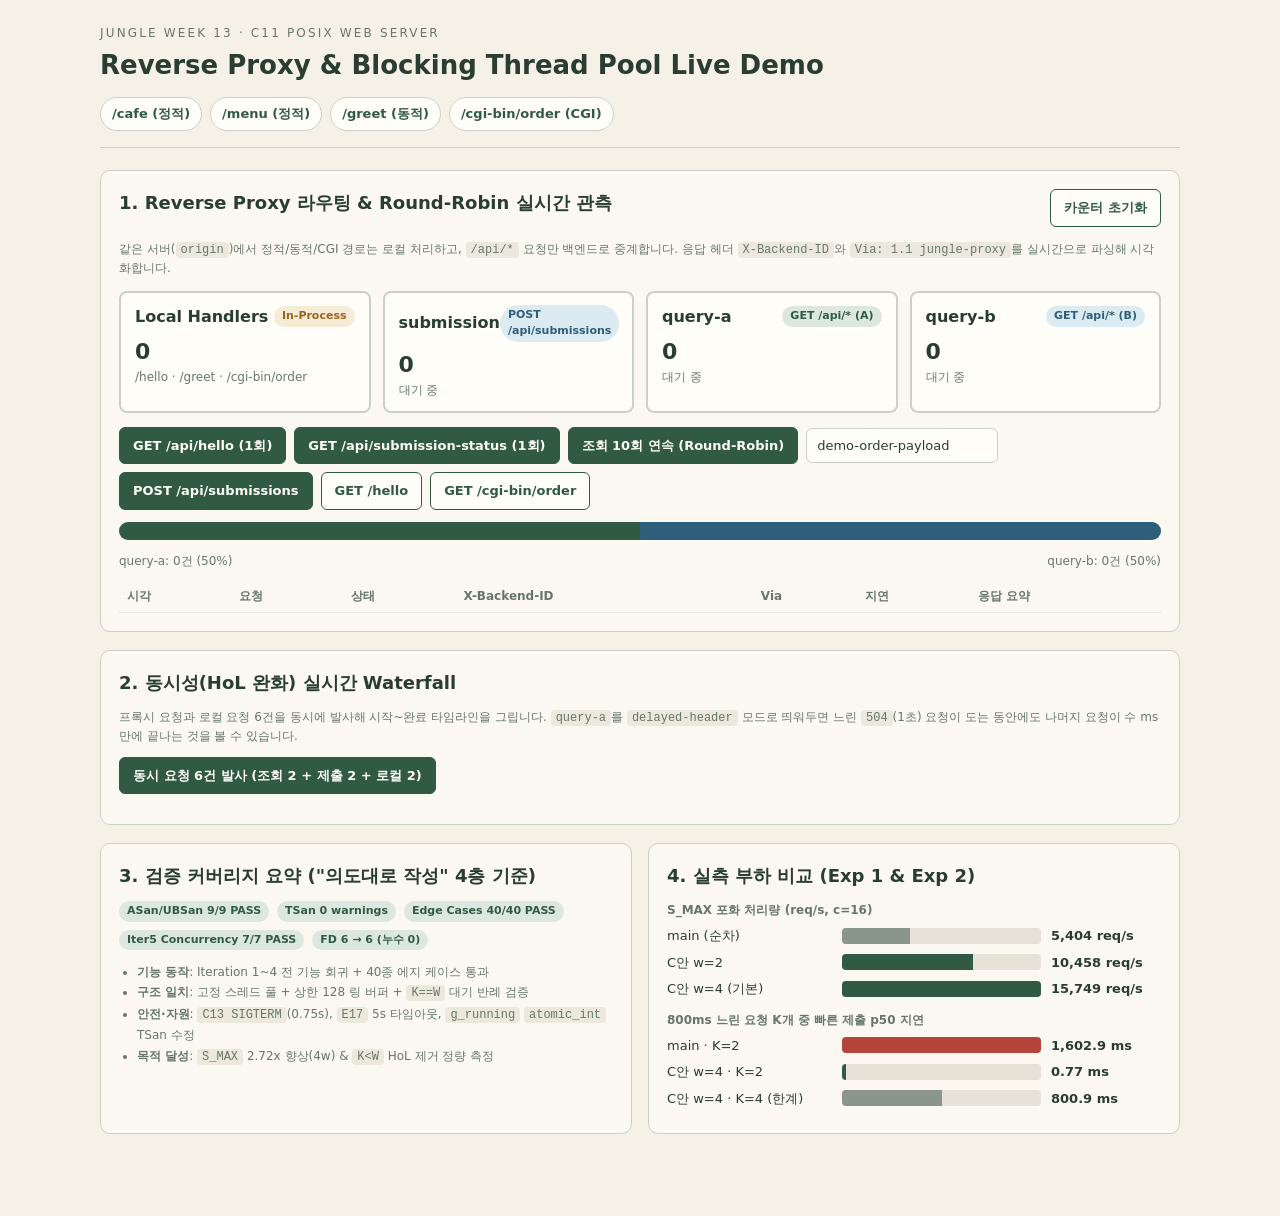
<file: public/assets/demo.html>
<!doctype html>
<html lang="ko">
<head>
  <meta charset="utf-8">
  <meta name="viewport" content="width=device-width, initial-scale=1">
  <title>C Web Server · Reverse Proxy &amp; Thread Pool Live Demo</title>
  <style>
    :root {
      color-scheme: light;
      --bg: #f5f1e7;
      --surface: #fbf8f1;
      --surface-alt: #fffdf8;
      --ink: #293d30;
      --muted: #66776a;
      --accent: #315a42;
      --accent-soft: #dce8df;
      --blue: #2d5f7a;
      --blue-soft: #dceaf2;
      --amber: #9b641e;
      --amber-soft: #f6ebd7;
      --danger: #b5453b;
      --danger-soft: #fbeae8;
      --border: #c9d1c7;
    }
    * { box-sizing: border-box; }
    body {
      margin: 0;
      background: var(--bg);
      color: var(--ink);
      font-family: system-ui, -apple-system, "Segoe UI", sans-serif;
      line-height: 1.5;
    }
    .wrap {
      max-width: 1120px;
      margin: 0 auto;
      padding: 24px 20px 48px;
    }
    header {
      display: flex;
      flex-wrap: wrap;
      justify-content: space-between;
      align-items: flex-end;
      gap: 12px;
      border-bottom: 1px solid var(--border);
      padding-bottom: 16px;
      margin-bottom: 22px;
    }
    .eyebrow {
      font-size: 12px;
      letter-spacing: 0.18em;
      color: var(--muted);
      text-transform: uppercase;
      margin: 0 0 4px;
    }
    h1 { margin: 0; font-size: 26px; }
    h2 { margin: 0 0 12px; font-size: 18px; }
    .nav-pills { display: flex; gap: 8px; flex-wrap: wrap; }
    .nav-pills a {
      text-decoration: none;
      font-size: 13px;
      padding: 6px 11px;
      border: 1px solid var(--border);
      border-radius: 999px;
      background: var(--surface-alt);
      color: var(--accent);
      font-weight: 600;
    }
    .grid-2 {
      display: grid;
      grid-template-columns: repeat(auto-fit, minmax(340px, 1fr));
      gap: 16px;
      margin-bottom: 18px;
    }
    .card {
      background: var(--surface);
      border: 1px solid var(--border);
      border-radius: 10px;
      padding: 18px;
      margin-bottom: 18px;
    }
    .nodes {
      display: grid;
      grid-template-columns: repeat(auto-fit, minmax(210px, 1fr));
      gap: 12px;
      margin: 14px 0;
    }
    .node {
      background: var(--surface-alt);
      border: 2px solid var(--border);
      border-radius: 8px;
      padding: 12px 14px;
      transition: transform 0.15s ease, border-color 0.2s ease, box-shadow 0.2s ease;
    }
    .node.pulse {
      transform: translateY(-2px);
      border-color: var(--accent);
      box-shadow: 0 4px 14px rgba(49, 90, 66, 0.18);
    }
    .node.pulse-err {
      border-color: var(--danger);
      box-shadow: 0 4px 14px rgba(181, 69, 59, 0.2);
    }
    .node-head {
      display: flex;
      justify-content: space-between;
      align-items: center;
      margin-bottom: 6px;
    }
    .badge {
      display: inline-block;
      font-size: 11px;
      font-weight: 700;
      padding: 2px 8px;
      border-radius: 999px;
      background: var(--accent-soft);
      color: var(--accent);
    }
    .badge.blue { background: var(--blue-soft); color: var(--blue); }
    .badge.amber { background: var(--amber-soft); color: var(--amber); }
    .badge.err { background: var(--danger-soft); color: var(--danger); }
    .stat-num { font-size: 22px; font-weight: 700; }
    .sub { font-size: 12px; color: var(--muted); }
    .controls {
      display: flex;
      flex-wrap: wrap;
      gap: 8px;
      align-items: center;
      margin: 12px 0;
    }
    button {
      font: inherit;
      font-size: 13px;
      font-weight: 600;
      padding: 8px 13px;
      border-radius: 6px;
      border: 1px solid var(--accent);
      background: var(--accent);
      color: #fffdf8;
      cursor: pointer;
    }
    button.secondary {
      background: var(--surface-alt);
      color: var(--accent);
    }
    button:disabled { opacity: 0.55; cursor: wait; }
    input[type="text"] {
      font: inherit;
      font-size: 13px;
      padding: 7px 10px;
      border: 1px solid var(--border);
      border-radius: 6px;
      background: var(--surface-alt);
      color: var(--ink);
      min-width: 170px;
    }
    .rr-bar-wrap {
      margin: 12px 0;
      background: #e5e8e1;
      border-radius: 999px;
      height: 18px;
      overflow: hidden;
      display: flex;
    }
    .rr-a { background: var(--accent); height: 100%; transition: width 0.2s; }
    .rr-b { background: var(--blue); height: 100%; transition: width 0.2s; }
    .rr-legend {
      display: flex;
      justify-content: space-between;
      font-size: 12px;
      color: var(--muted);
    }
    table {
      width: 100%;
      border-collapse: collapse;
      font-size: 13px;
      margin-top: 10px;
    }
    th, td {
      text-align: left;
      padding: 7px 8px;
      border-bottom: 1px solid #e2e6de;
    }
    th { color: var(--muted); font-weight: 600; font-size: 12px; }
    code {
      font-family: ui-monospace, SFMono-Regular, Menlo, monospace;
      font-size: 12px;
      background: #ece8dc;
      padding: 1px 5px;
      border-radius: 4px;
    }
    .gantt {
      display: flex;
      flex-direction: column;
      gap: 8px;
      margin-top: 12px;
    }
    .gantt-row {
      display: grid;
      grid-template-columns: 195px 1fr 90px;
      gap: 10px;
      align-items: center;
      font-size: 13px;
    }
    .gantt-track {
      position: relative;
      height: 22px;
      background: #ebe7dc;
      border-radius: 5px;
      overflow: hidden;
    }
    .gantt-bar {
      position: absolute;
      top: 3px;
      height: 16px;
      border-radius: 4px;
      background: var(--accent);
      min-width: 4px;
    }
    .gantt-bar.slow { background: var(--amber); }
    .gantt-bar.err { background: var(--danger); }
    .bench-row {
      display: grid;
      grid-template-columns: 165px 1fr 110px;
      gap: 10px;
      align-items: center;
      margin: 7px 0;
      font-size: 13px;
    }
    .bench-track {
      height: 16px;
      background: #e6e2d7;
      border-radius: 4px;
      overflow: hidden;
    }
    .bench-fill { height: 100%; background: var(--accent); }
    .bench-fill.base { background: #8a958c; }
    .bench-fill.warn { background: var(--danger); }
    .pill-strip { display: flex; flex-wrap: wrap; gap: 8px; margin-bottom: 12px; }
  </style>
</head>
<body>
  <div class="wrap">
    <header>
      <div>
        <p class="eyebrow">Jungle Week 13 · C11 POSIX Web Server</p>
        <h1>Reverse Proxy &amp; Blocking Thread Pool Live Demo</h1>
      </div>
      <nav class="nav-pills">
        <a href="/cafe" target="_blank">/cafe (정적)</a>
        <a href="/menu" target="_blank">/menu (정적)</a>
        <a href="/greet?name=Chan" target="_blank">/greet (동적)</a>
        <a href="/cgi-bin/order?item=latte&qty=2" target="_blank">/cgi-bin/order (CGI)</a>
      </nav>
    </header>

    <section class="card">
      <div style="display:flex;justify-content:space-between;align-items:center;flex-wrap:wrap;gap:8px;">
        <h2>1. Reverse Proxy 라우팅 &amp; Round-Robin 실시간 관측</h2>
        <button class="secondary" id="btn-reset">카운터 초기화</button>
      </div>
      <p class="sub">
        같은 서버(<code>origin</code>)에서 정적/동적/CGI 경로는 로컬 처리하고, <code>/api/*</code> 요청만 백엔드로 중계합니다.
        응답 헤더 <code>X-Backend-ID</code>와 <code>Via: 1.1 jungle-proxy</code>를 실시간으로 파싱해 시각화합니다.
      </p>

      <div class="nodes">
        <div class="node" id="node-local">
          <div class="node-head"><strong>Local Handlers</strong><span class="badge amber">In-Process</span></div>
          <div class="stat-num" id="cnt-local">0</div>
          <div class="sub" id="meta-local">/hello · /greet · /cgi-bin/order</div>
        </div>
        <div class="node" id="node-submission">
          <div class="node-head"><strong>submission</strong><span class="badge blue">POST /api/submissions</span></div>
          <div class="stat-num" id="cnt-submission">0</div>
          <div class="sub" id="meta-submission">대기 중</div>
        </div>
        <div class="node" id="node-query-a">
          <div class="node-head"><strong>query-a</strong><span class="badge">GET /api/* (A)</span></div>
          <div class="stat-num" id="cnt-query-a">0</div>
          <div class="sub" id="meta-query-a">대기 중</div>
        </div>
        <div class="node" id="node-query-b">
          <div class="node-head"><strong>query-b</strong><span class="badge blue">GET /api/* (B)</span></div>
          <div class="stat-num" id="cnt-query-b">0</div>
          <div class="sub" id="meta-query-b">대기 중</div>
        </div>
      </div>

      <div class="controls">
        <button id="btn-api-hello">GET /api/hello (1회)</button>
        <button id="btn-api-status">GET /api/submission-status (1회)</button>
        <button id="btn-rr-10">조회 10회 연속 (Round-Robin)</button>
        <input type="text" id="post-body" value="demo-order-payload" aria-label="제출 본문">
        <button id="btn-api-submit">POST /api/submissions</button>
        <button class="secondary" id="btn-local-hello">GET /hello</button>
        <button class="secondary" id="btn-local-cgi">GET /cgi-bin/order</button>
      </div>

      <div class="rr-bar-wrap" aria-label="Query A/B 비율">
        <div class="rr-a" id="rr-a" style="width:50%"></div>
        <div class="rr-b" id="rr-b" style="width:50%"></div>
      </div>
      <div class="rr-legend">
        <span id="rr-label-a">query-a: 0건 (50%)</span>
        <span id="rr-label-b">query-b: 0건 (50%)</span>
      </div>

      <table>
        <thead>
          <tr><th>시각</th><th>요청</th><th>상태</th><th>X-Backend-ID</th><th>Via</th><th>지연</th><th>응답 요약</th></tr>
        </thead>
        <tbody id="req-log"></tbody>
      </table>
    </section>

    <section class="card">
      <h2>2. 동시성(HoL 완화) 실시간 Waterfall</h2>
      <p class="sub">
        프록시 요청과 로컬 요청 6건을 동시에 발사해 시작~완료 타임라인을 그립니다.
        <code>query-a</code>를 <code>delayed-header</code> 모드로 띄워두면 느린 <code>504</code>(1초) 요청이 도는 동안에도 나머지 요청이 수 ms 만에 끝나는 것을 볼 수 있습니다.
      </p>
      <div class="controls">
        <button id="btn-hol">동시 요청 6건 발사 (조회 2 + 제출 2 + 로컬 2)</button>
        <span class="sub" id="hol-summary"></span>
      </div>
      <div class="gantt" id="gantt"></div>
    </section>

    <div class="grid-2">
      <section class="card">
        <h2>3. 검증 커버리지 요약 ("의도대로 작성" 4층 기준)</h2>
        <div class="pill-strip">
          <span class="badge">ASan/UBSan 9/9 PASS</span>
          <span class="badge">TSan 0 warnings</span>
          <span class="badge">Edge Cases 40/40 PASS</span>
          <span class="badge">Iter5 Concurrency 7/7 PASS</span>
          <span class="badge">FD 6 → 6 (누수 0)</span>
        </div>
        <ul class="sub" style="padding-left:18px;margin:0;line-height:1.7;">
          <li><strong>기능 동작</strong>: Iteration 1~4 전 기능 회귀 + 40종 에지 케이스 통과</li>
          <li><strong>구조 일치</strong>: 고정 스레드 풀 + 상한 128 링 버퍼 + <code>K==W</code> 대기 반례 검증</li>
          <li><strong>안전·자원</strong>: <code>C13 SIGTERM</code>(0.75s), <code>E17</code> 5s 타임아웃, <code>g_running</code> <code>atomic_int</code> TSan 수정</li>
          <li><strong>목적 달성</strong>: <code>S_MAX</code> 2.72x 향상(4w) &amp; <code>K&lt;W</code> HoL 제거 정량 측정</li>
        </ul>
      </section>

      <section class="card">
        <h2>4. 실측 부하 비교 (Exp 1 &amp; Exp 2)</h2>
        <div class="sub" style="margin-bottom:6px;"><strong>S_MAX 포화 처리량 (req/s, c=16)</strong></div>
        <div class="bench-row"><span>main (순차)</span><div class="bench-track"><div class="bench-fill base" style="width:34%"></div></div><strong>5,404 req/s</strong></div>
        <div class="bench-row"><span>C안 w=2</span><div class="bench-track"><div class="bench-fill" style="width:66%"></div></div><strong>10,458 req/s</strong></div>
        <div class="bench-row"><span>C안 w=4 (기본)</span><div class="bench-track"><div class="bench-fill" style="width:100%"></div></div><strong>15,749 req/s</strong></div>

        <div class="sub" style="margin:12px 0 6px;"><strong>800ms 느린 요청 K개 중 빠른 제출 p50 지연</strong></div>
        <div class="bench-row"><span>main · K=2</span><div class="bench-track"><div class="bench-fill warn" style="width:100%"></div></div><strong>1,602.9 ms</strong></div>
        <div class="bench-row"><span>C안 w=4 · K=2</span><div class="bench-track"><div class="bench-fill" style="width:2%"></div></div><strong>0.77 ms</strong></div>
        <div class="bench-row"><span>C안 w=4 · K=4 (한계)</span><div class="bench-track"><div class="bench-fill base" style="width:50%"></div></div><strong>800.9 ms</strong></div>
      </section>
    </div>
  </div>

  <script>
    const counts = { local: 0, submission: 0, "query-a": 0, "query-b": 0 };
    const logBody = document.getElementById("req-log");

    function pulseNode(id, isErr) {
      const el = document.getElementById("node-" + id);
      if (!el) return;
      const cls = isErr ? "pulse-err" : "pulse";
      el.classList.remove("pulse", "pulse-err");
      void el.offsetWidth;
      el.classList.add(cls);
      setTimeout(() => el.classList.remove(cls), 500);
    }

    function updateRRBar() {
      const a = counts["query-a"];
      const b = counts["query-b"];
      const total = a + b;
      const pctA = total ? Math.round((a / total) * 100) : 50;
      const pctB = total ? 100 - pctA : 50;
      document.getElementById("rr-a").style.width = pctA + "%";
      document.getElementById("rr-b").style.width = pctB + "%";
      document.getElementById("rr-label-a").textContent = `query-a: ${a}건 (${pctA}%)`;
      document.getElementById("rr-label-b").textContent = `query-b: ${b}건 (${pctB}%)`;
    }

    function addLogRow(method, path, status, backendId, via, ms, preview) {
      const tr = document.createElement("tr");
      const now = new Date().toLocaleTimeString("ko-KR", { hour12: false });
      const badgeCls = status >= 500 ? "badge err" : status >= 400 ? "badge amber" : "badge";
      tr.innerHTML = `
        <td>${now}</td>
        <td><code>${method} ${path}</code></td>
        <td><span class="${badgeCls}">${status}</span></td>
        <td>${backendId || "-"}</td>
        <td>${via || "-"}</td>
        <td>${ms.toFixed(1)} ms</td>
        <td class="sub">${preview}</td>
      `;
      logBody.prepend(tr);
      while (logBody.children.length > 14) logBody.removeChild(logBody.lastChild);
    }

    async function sendOne(method, path, bodyText) {
      const t0 = performance.now();
      const opts = { method, cache: "no-store" };
      if (method === "POST") {
        opts.body = bodyText || "";
        opts.headers = { "Content-Type": "text/plain" };
      }
      const res = await fetch(path, opts);
      const buf = await res.arrayBuffer();
      const ms = performance.now() - t0;
      const backendId = res.headers.get("X-Backend-ID");
      const via = res.headers.get("Via");
      const text = new TextDecoder("utf-8", { fatal: false }).decode(buf).replace(/\0/g, "\\0");
      const preview = text.length > 36 ? text.slice(0, 36) + "…" : text;

      const nodeKey = path.startsWith("/api/")
        ? (backendId || (method === "POST" ? "submission" : null))
        : "local";
      if (nodeKey && nodeKey in counts) {
        counts[nodeKey]++;
        document.getElementById("cnt-" + nodeKey).textContent = counts[nodeKey];
        document.getElementById("meta-" + nodeKey).textContent = `최근 ${res.status} (${ms.toFixed(1)} ms)`;
        pulseNode(nodeKey, res.status >= 400);
      }
      updateRRBar();
      addLogRow(method, path, res.status, backendId, via, ms, preview);
      return { method, path, status: res.status, backendId, ms };
    }

    document.getElementById("btn-api-hello").onclick = () => sendOne("GET", "/api/hello");
    document.getElementById("btn-api-status").onclick = () => sendOne("GET", "/api/submission-status");
    document.getElementById("btn-api-submit").onclick = () =>
      sendOne("POST", "/api/submissions", document.getElementById("post-body").value);
    document.getElementById("btn-local-hello").onclick = () => sendOne("GET", "/hello");
    document.getElementById("btn-local-cgi").onclick = () => sendOne("GET", "/cgi-bin/order?item=latte&qty=2");

    document.getElementById("btn-rr-10").onclick = async (e) => {
      e.target.disabled = true;
      try {
        for (let i = 0; i < 10; i++) {
          await sendOne("GET", "/api/submission-status");
        }
      } finally {
        e.target.disabled = false;
      }
    };

    document.getElementById("btn-reset").onclick = () => {
      for (const k of Object.keys(counts)) {
        counts[k] = 0;
        document.getElementById("cnt-" + k).textContent = "0";
      }
      document.getElementById("meta-submission").textContent = "대기 중";
      document.getElementById("meta-query-a").textContent = "대기 중";
      document.getElementById("meta-query-b").textContent = "대기 중";
      document.getElementById("meta-local").textContent = "/hello · /greet · /cgi-bin/order";
      logBody.innerHTML = "";
      updateRRBar();
    };

    document.getElementById("btn-hol").onclick = async (e) => {
      e.target.disabled = true;
      const gantt = document.getElementById("gantt");
      gantt.innerHTML = "<div class='sub'>요청 6건 동시 실행 중...</div>";
      const jobs = [
        ["GET", "/api/submission-status"],
        ["GET", "/api/hello"],
        ["POST", "/api/submissions", "concurrent-1"],
        ["GET", "/hello"],
        ["POST", "/api/submissions", "concurrent-2"],
        ["GET", "/greet?name=Demo"],
      ];
      const base = performance.now();
      const rows = await Promise.all(jobs.map(async ([m, p, b]) => {
        const s = performance.now() - base;
        const r = await sendOne(m, p, b);
        const end = performance.now() - base;
        return { label: `${m} ${p.split("?")[0]}`, start: s, end, dur: end - s, ...r };
      }));
      const maxEnd = Math.max(...rows.map(r => r.end), 10);
      gantt.innerHTML = "";
      for (const r of rows) {
        const left = (r.start / maxEnd) * 100;
        const width = Math.max(((r.end - r.start) / maxEnd) * 100, 1.2);
        const cls = r.status >= 500 ? "gantt-bar err" : r.dur > 250 ? "gantt-bar slow" : "gantt-bar";
        const row = document.createElement("div");
        row.className = "gantt-row";
        row.innerHTML = `
          <div><code>${r.label}</code> <span class="sub">${r.backendId || "local"}</span></div>
          <div class="gantt-track"><div class="${cls}" style="left:${left.toFixed(1)}%;width:${width.toFixed(1)}%"></div></div>
          <div><strong>${r.dur.toFixed(1)} ms</strong> (${r.status})</div>
        `;
        gantt.appendChild(row);
      }
      document.getElementById("hol-summary").textContent =
        `전체 완료: ${maxEnd.toFixed(1)} ms (완료 순서 = 각 막대 끝 위치)`;
      e.target.disabled = false;
    };
  </script>
</body>
</html>
</file>
